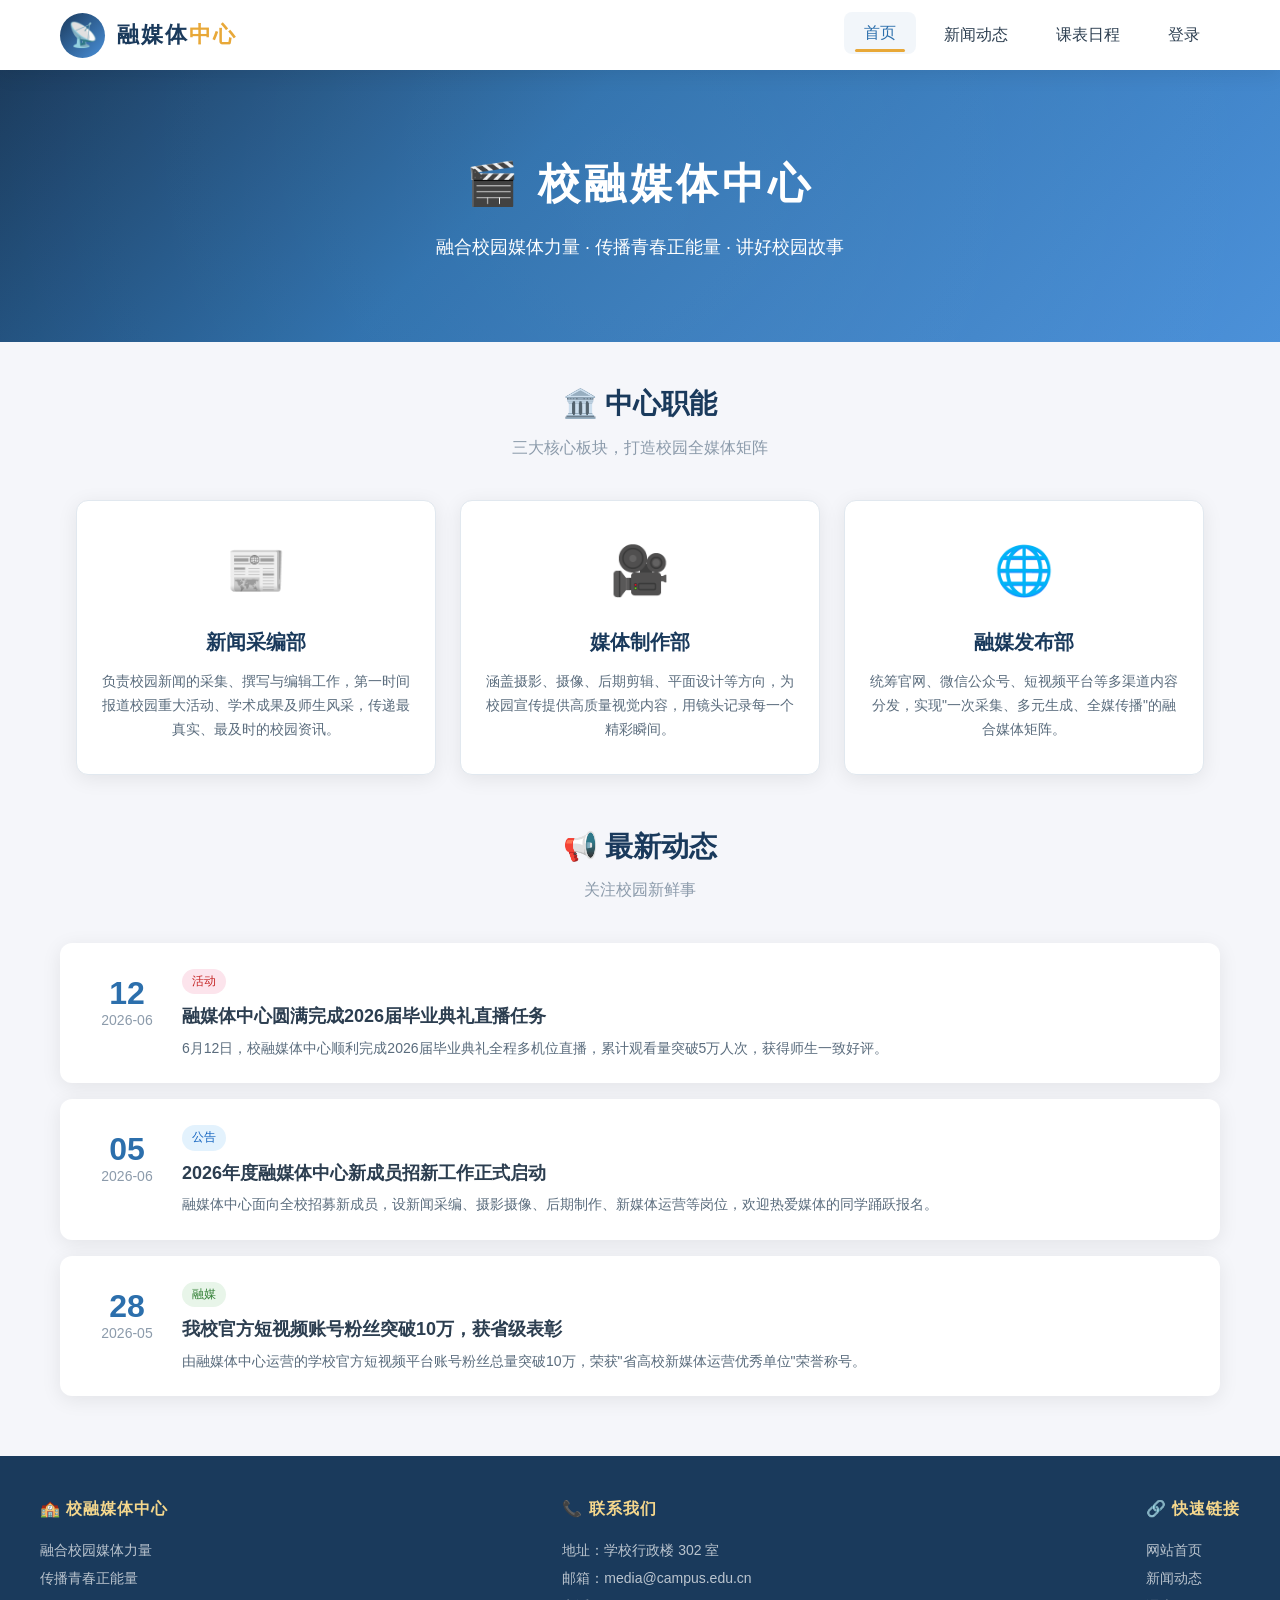
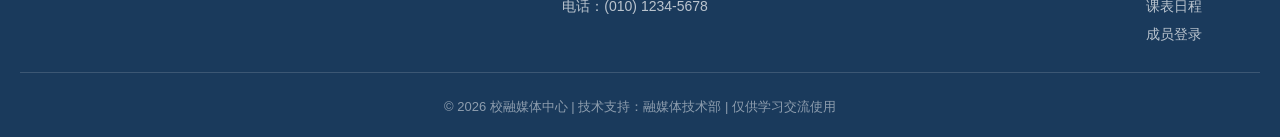
<file: index.html>
<!DOCTYPE html>
<!--
  校融媒体中心门户网站 — 首页 (index.html)
  技术栈：HTML5 + CSS3
  语义化标签：header, nav, main, section, footer
  布局方案：Flex 多栏卡片布局 + 通栏 Banner
-->
<html lang="zh-CN">
<head>
  <meta charset="UTF-8">
  <meta name="viewport" content="width=device-width, initial-scale=1.0">
  <meta name="description" content="校融媒体中心门户网站 — 融合校园媒体力量，传播青春正能量">
  <title>校融媒体中心 — 首页</title>
  <!-- 外部 CSS 样式表（实现代码分离） -->
  <link rel="stylesheet" href="css/style.css">
</head>
<body>

  <!-- ========== 顶部导航栏（语义化 header） ========== -->
  <header class="site-header">
    <div class="header-inner">
      <!-- Logo -->
      <div class="logo">
        <div class="logo-icon">📡</div>
        <div class="logo-text">融媒体<span>中心</span></div>
      </div>

      <!-- 导航菜单（语义化 nav） -->
      <nav class="main-nav">
        <a href="index.html" class="active">首页</a>
        <a href="news.html">新闻动态</a>
        <a href="schedule.html">课表日程</a>
        <a href="login.html">登录</a>
      </nav>
    </div>
  </header>

  <!-- ========== 通栏 Banner ========== -->
  <section class="hero-banner">
    <h1>🎬 校融媒体中心</h1>
    <p>融合校园媒体力量 · 传播青春正能量 · 讲好校园故事</p>
  </section>

  <!-- ========== 主体内容区（语义化 main） ========== -->
  <main class="site-main">

    <!-- 三栏功能卡片（Flex 布局） -->
    <section>
      <h2 class="section-title">🏛️ 中心职能</h2>
      <p class="section-subtitle">三大核心板块，打造校园全媒体矩阵</p>

      <div class="card-grid card-grid-3">
        <!-- 卡片1：新闻采编 -->
        <div class="card-item">
          <div class="card-icon">📰</div>
          <h3>新闻采编部</h3>
          <p>负责校园新闻的采集、撰写与编辑工作，第一时间报道校园重大活动、学术成果及师生风采，传递最真实、最及时的校园资讯。</p>
        </div>

        <!-- 卡片2：媒体制作 -->
        <div class="card-item">
          <div class="card-icon">🎥</div>
          <h3>媒体制作部</h3>
          <p>涵盖摄影、摄像、后期剪辑、平面设计等方向，为校园宣传提供高质量视觉内容，用镜头记录每一个精彩瞬间。</p>
        </div>

        <!-- 卡片3：融媒发布 -->
        <div class="card-item">
          <div class="card-icon">🌐</div>
          <h3>融媒发布部</h3>
          <p>统筹官网、微信公众号、短视频平台等多渠道内容分发，实现"一次采集、多元生成、全媒传播"的融合媒体矩阵。</p>
        </div>
      </div>
    </section>

    <!-- 最新动态 -->
    <section class="news-section">
      <h2 class="section-title">📢 最新动态</h2>
      <p class="section-subtitle">关注校园新鲜事</p>

      <div class="news-list">
        <!-- 新闻条目1 -->
        <article class="news-item">
          <div class="news-date">
            <div class="day">12</div>
            <div class="month">2026-06</div>
          </div>
          <div class="news-content">
            <span class="news-tag tag-event">活动</span>
            <h4>融媒体中心圆满完成2026届毕业典礼直播任务</h4>
            <p>6月12日，校融媒体中心顺利完成2026届毕业典礼全程多机位直播，累计观看量突破5万人次，获得师生一致好评。</p>
          </div>
        </article>

        <!-- 新闻条目2 -->
        <article class="news-item">
          <div class="news-date">
            <div class="day">05</div>
            <div class="month">2026-06</div>
          </div>
          <div class="news-content">
            <span class="news-tag tag-notice">公告</span>
            <h4>2026年度融媒体中心新成员招新工作正式启动</h4>
            <p>融媒体中心面向全校招募新成员，设新闻采编、摄影摄像、后期制作、新媒体运营等岗位，欢迎热爱媒体的同学踊跃报名。</p>
          </div>
        </article>

        <!-- 新闻条目3 -->
        <article class="news-item">
          <div class="news-date">
            <div class="day">28</div>
            <div class="month">2026-05</div>
          </div>
          <div class="news-content">
            <span class="news-tag tag-media">融媒</span>
            <h4>我校官方短视频账号粉丝突破10万，获省级表彰</h4>
            <p>由融媒体中心运营的学校官方短视频平台账号粉丝总量突破10万，荣获"省高校新媒体运营优秀单位"荣誉称号。</p>
          </div>
        </article>
      </div>
    </section>

  </main>

  <!-- ========== 页脚（语义化 footer） ========== -->
  <footer class="site-footer">
    <div class="footer-inner">
      <div class="footer-col">
        <h4>🏫 校融媒体中心</h4>
        <p>融合校园媒体力量<br>传播青春正能量</p>
      </div>
      <div class="footer-col">
        <h4>📞 联系我们</h4>
        <p>地址：学校行政楼 302 室<br>邮箱：media@campus.edu.cn<br>电话：(010) 1234-5678</p>
      </div>
      <div class="footer-col">
        <h4>🔗 快速链接</h4>
        <ul>
          <li><a href="index.html" style="color:rgba(255,255,255,0.7);">网站首页</a></li>
          <li><a href="news.html" style="color:rgba(255,255,255,0.7);">新闻动态</a></li>
          <li><a href="schedule.html" style="color:rgba(255,255,255,0.7);">课表日程</a></li>
          <li><a href="login.html" style="color:rgba(255,255,255,0.7);">成员登录</a></li>
        </ul>
      </div>
    </div>
    <div class="footer-bottom">
      <p>© 2026 校融媒体中心 | 技术支持：融媒体技术部 | 仅供学习交流使用</p>
    </div>
  </footer>

</body>
</html>
</file>
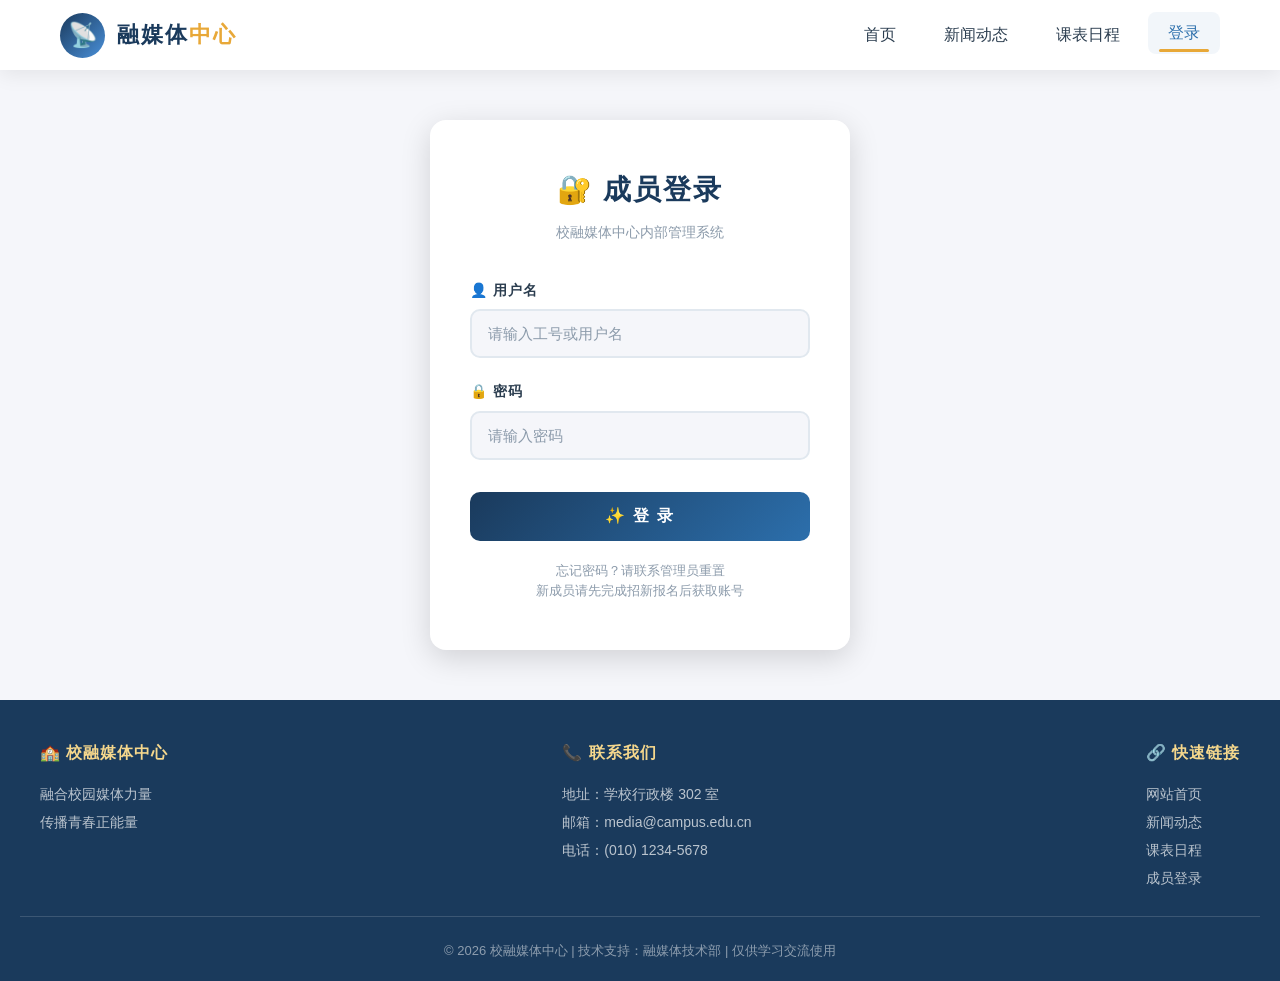
<file: login.html>
<!DOCTYPE html>
<!--
  校融媒体中心门户网站 — 登录页 (login.html)
  技术栈：HTML5 + CSS3
  表单规范：label 关联（for/id）、文本框（text）、密码框（password）
  语义化标签：header, nav, main, section, footer, form
-->
<html lang="zh-CN">
<head>
  <meta charset="UTF-8">
  <meta name="viewport" content="width=device-width, initial-scale=1.0">
  <meta name="description" content="校融媒体中心成员登录 — 内部管理系统入口">
  <title>成员登录 — 校融媒体中心</title>
  <!-- 外部 CSS 样式表 -->
  <link rel="stylesheet" href="css/style.css">
</head>
<body>

  <!-- ========== 顶部导航栏 ========== -->
  <header class="site-header">
    <div class="header-inner">
      <div class="logo">
        <div class="logo-icon">📡</div>
        <div class="logo-text">融媒体<span>中心</span></div>
      </div>
      <nav class="main-nav">
        <a href="index.html">首页</a>
        <a href="news.html">新闻动态</a>
        <a href="schedule.html">课表日程</a>
        <a href="login.html" class="active">登录</a>
      </nav>
    </div>
  </header>

  <!-- ========== 登录区域 ========== -->
  <main>
    <section class="login-section">
      <div class="login-card">

        <!-- 登录标题 -->
        <h2>🔐 成员登录</h2>
        <p class="login-subtitle">校融媒体中心内部管理系统</p>

        <!--
          登录表单
          - 使用 label 的 for 属性与 input 的 id 属性建立关联
          - 包含文本框（text）和密码框（password）
        -->
        <form action="#" method="post">

          <!-- 用户名输入组 —— label 关联 -->
          <div class="form-group">
            <!-- for="username" 关联下方的 id="username" 文本框 -->
            <label for="username">👤 用户名</label>
            <input
              type="text"
              id="username"
              name="username"
              class="form-input"
              placeholder="请输入工号或用户名"
              required
            >
          </div>

          <!-- 密码输入组 —— label 关联 -->
          <div class="form-group">
            <!-- for="password" 关联下方的 id="password" 密码框 -->
            <label for="password">🔒 密码</label>
            <input
              type="password"
              id="password"
              name="password"
              class="form-input"
              placeholder="请输入密码"
              required
            >
          </div>

          <!-- 登录按钮 -->
          <button type="submit" class="btn-login">✨ 登 录</button>

        </form>

        <!-- 辅助信息 -->
        <p class="text-center mt-20" style="font-size:13px; color:var(--text-light);">
          忘记密码？请联系管理员重置<br>
          新成员请先完成招新报名后获取账号
        </p>

      </div>
    </section>
  </main>

  <!-- ========== 页脚 ========== -->
  <footer class="site-footer">
    <div class="footer-inner">
      <div class="footer-col">
        <h4>🏫 校融媒体中心</h4>
        <p>融合校园媒体力量<br>传播青春正能量</p>
      </div>
      <div class="footer-col">
        <h4>📞 联系我们</h4>
        <p>地址：学校行政楼 302 室<br>邮箱：media@campus.edu.cn<br>电话：(010) 1234-5678</p>
      </div>
      <div class="footer-col">
        <h4>🔗 快速链接</h4>
        <ul>
          <li><a href="index.html" style="color:rgba(255,255,255,0.7);">网站首页</a></li>
          <li><a href="news.html" style="color:rgba(255,255,255,0.7);">新闻动态</a></li>
          <li><a href="schedule.html" style="color:rgba(255,255,255,0.7);">课表日程</a></li>
          <li><a href="login.html" style="color:rgba(255,255,255,0.7);">成员登录</a></li>
        </ul>
      </div>
    </div>
    <div class="footer-bottom">
      <p>© 2026 校融媒体中心 | 技术支持：融媒体技术部 | 仅供学习交流使用</p>
    </div>
  </footer>

</body>
</html>
</file>
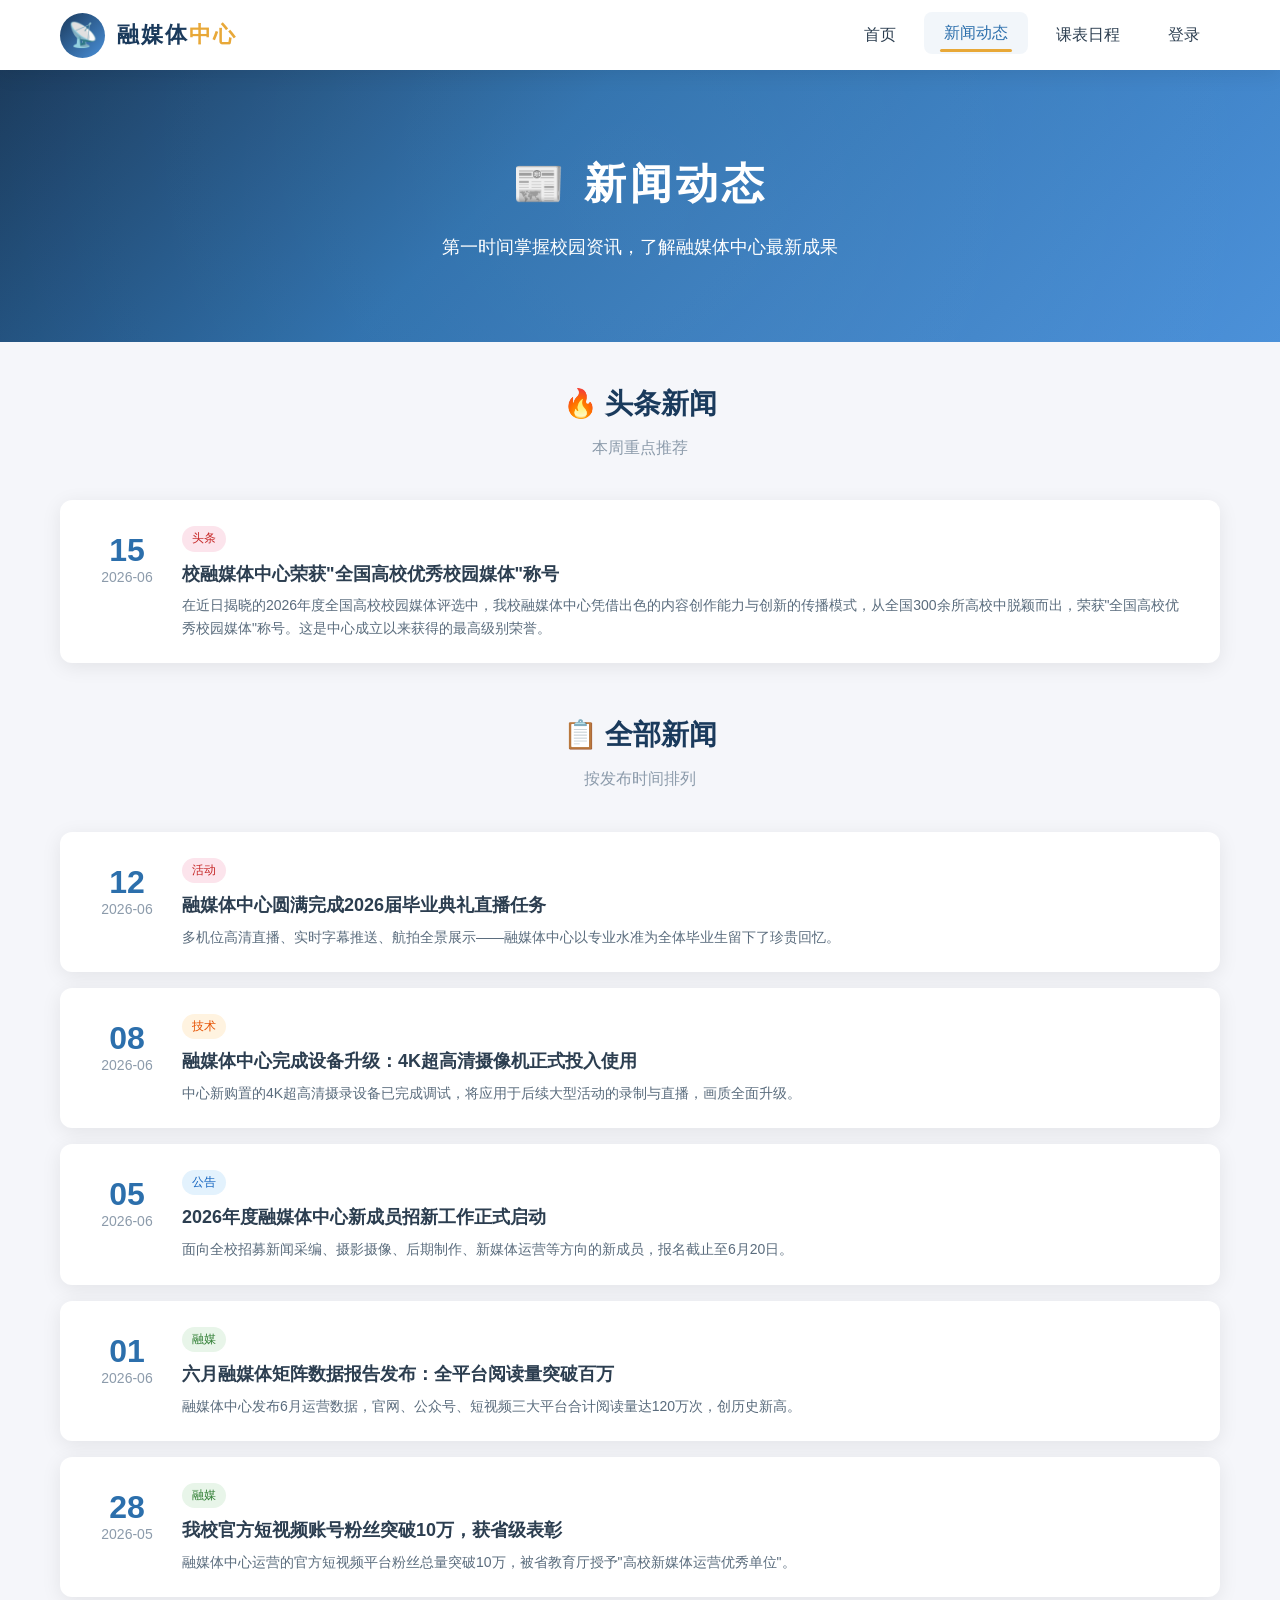
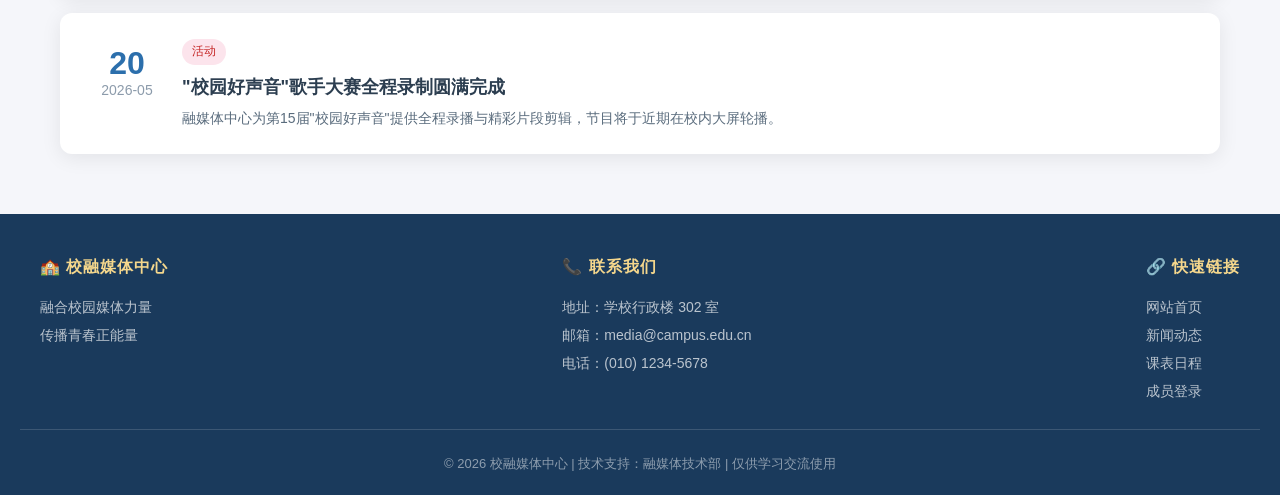
<file: news.html>
<!DOCTYPE html>
<!--
  校融媒体中心门户网站 — 新闻动态页 (news.html)
  技术栈：HTML5 + CSS3
  语义化标签：header, nav, main, section, article, footer
  特色：新闻列表布局 + 分类筛选标签 + 日期展示
-->
<html lang="zh-CN">
<head>
  <meta charset="UTF-8">
  <meta name="viewport" content="width=device-width, initial-scale=1.0">
  <meta name="description" content="校融媒体中心新闻动态 — 最新校园资讯、活动报道、融媒发布">
  <title>新闻动态 — 校融媒体中心</title>
  <!-- 外部 CSS 样式表 -->
  <link rel="stylesheet" href="css/style.css">
</head>
<body>

  <!-- ========== 顶部导航栏 ========== -->
  <header class="site-header">
    <div class="header-inner">
      <div class="logo">
        <div class="logo-icon">📡</div>
        <div class="logo-text">融媒体<span>中心</span></div>
      </div>
      <nav class="main-nav">
        <a href="index.html">首页</a>
        <a href="news.html" class="active">新闻动态</a>
        <a href="schedule.html">课表日程</a>
        <a href="login.html">登录</a>
      </nav>
    </div>
  </header>

  <!-- ========== 通栏 Banner ========== -->
  <section class="hero-banner">
    <h1>📰 新闻动态</h1>
    <p>第一时间掌握校园资讯，了解融媒体中心最新成果</p>
  </section>

  <!-- ========== 主体内容区 ========== -->
  <main class="site-main">

    <!-- 置顶/头条新闻 -->
    <section>
      <h2 class="section-title">🔥 头条新闻</h2>
      <p class="section-subtitle">本周重点推荐</p>

      <div class="news-list">
        <article class="news-item">
          <div class="news-date">
            <div class="day">15</div>
            <div class="month">2026-06</div>
          </div>
          <div class="news-content">
            <span class="news-tag tag-event">头条</span>
            <h4>校融媒体中心荣获"全国高校优秀校园媒体"称号</h4>
            <p>在近日揭晓的2026年度全国高校校园媒体评选中，我校融媒体中心凭借出色的内容创作能力与创新的传播模式，从全国300余所高校中脱颖而出，荣获"全国高校优秀校园媒体"称号。这是中心成立以来获得的最高级别荣誉。</p>
          </div>
        </article>
      </div>
    </section>

    <!-- 全部新闻列表 -->
    <section class="news-section">
      <h2 class="section-title">📋 全部新闻</h2>
      <p class="section-subtitle">按发布时间排列</p>

      <div class="news-list">
        <!-- 新闻1 -->
        <article class="news-item">
          <div class="news-date">
            <div class="day">12</div>
            <div class="month">2026-06</div>
          </div>
          <div class="news-content">
            <span class="news-tag tag-event">活动</span>
            <h4>融媒体中心圆满完成2026届毕业典礼直播任务</h4>
            <p>多机位高清直播、实时字幕推送、航拍全景展示——融媒体中心以专业水准为全体毕业生留下了珍贵回忆。</p>
          </div>
        </article>

        <!-- 新闻2 -->
        <article class="news-item">
          <div class="news-date">
            <div class="day">08</div>
            <div class="month">2026-06</div>
          </div>
          <div class="news-content">
            <span class="news-tag tag-tech">技术</span>
            <h4>融媒体中心完成设备升级：4K超高清摄像机正式投入使用</h4>
            <p>中心新购置的4K超高清摄录设备已完成调试，将应用于后续大型活动的录制与直播，画质全面升级。</p>
          </div>
        </article>

        <!-- 新闻3 -->
        <article class="news-item">
          <div class="news-date">
            <div class="day">05</div>
            <div class="month">2026-06</div>
          </div>
          <div class="news-content">
            <span class="news-tag tag-notice">公告</span>
            <h4>2026年度融媒体中心新成员招新工作正式启动</h4>
            <p>面向全校招募新闻采编、摄影摄像、后期制作、新媒体运营等方向的新成员，报名截止至6月20日。</p>
          </div>
        </article>

        <!-- 新闻4 -->
        <article class="news-item">
          <div class="news-date">
            <div class="day">01</div>
            <div class="month">2026-06</div>
          </div>
          <div class="news-content">
            <span class="news-tag tag-media">融媒</span>
            <h4>六月融媒体矩阵数据报告发布：全平台阅读量突破百万</h4>
            <p>融媒体中心发布6月运营数据，官网、公众号、短视频三大平台合计阅读量达120万次，创历史新高。</p>
          </div>
        </article>

        <!-- 新闻5 -->
        <article class="news-item">
          <div class="news-date">
            <div class="day">28</div>
            <div class="month">2026-05</div>
          </div>
          <div class="news-content">
            <span class="news-tag tag-media">融媒</span>
            <h4>我校官方短视频账号粉丝突破10万，获省级表彰</h4>
            <p>融媒体中心运营的官方短视频平台粉丝总量突破10万，被省教育厅授予"高校新媒体运营优秀单位"。</p>
          </div>
        </article>

        <!-- 新闻6 -->
        <article class="news-item">
          <div class="news-date">
            <div class="day">20</div>
            <div class="month">2026-05</div>
          </div>
          <div class="news-content">
            <span class="news-tag tag-event">活动</span>
            <h4>"校园好声音"歌手大赛全程录制圆满完成</h4>
            <p>融媒体中心为第15届"校园好声音"提供全程录播与精彩片段剪辑，节目将于近期在校内大屏轮播。</p>
          </div>
        </article>
      </div>
    </section>

  </main>

  <!-- ========== 页脚 ========== -->
  <footer class="site-footer">
    <div class="footer-inner">
      <div class="footer-col">
        <h4>🏫 校融媒体中心</h4>
        <p>融合校园媒体力量<br>传播青春正能量</p>
      </div>
      <div class="footer-col">
        <h4>📞 联系我们</h4>
        <p>地址：学校行政楼 302 室<br>邮箱：media@campus.edu.cn<br>电话：(010) 1234-5678</p>
      </div>
      <div class="footer-col">
        <h4>🔗 快速链接</h4>
        <ul>
          <li><a href="index.html" style="color:rgba(255,255,255,0.7);">网站首页</a></li>
          <li><a href="news.html" style="color:rgba(255,255,255,0.7);">新闻动态</a></li>
          <li><a href="schedule.html" style="color:rgba(255,255,255,0.7);">课表日程</a></li>
          <li><a href="login.html" style="color:rgba(255,255,255,0.7);">成员登录</a></li>
        </ul>
      </div>
    </div>
    <div class="footer-bottom">
      <p>© 2026 校融媒体中心 | 技术支持：融媒体技术部 | 仅供学习交流使用</p>
    </div>
  </footer>

</body>
</html>
</file>
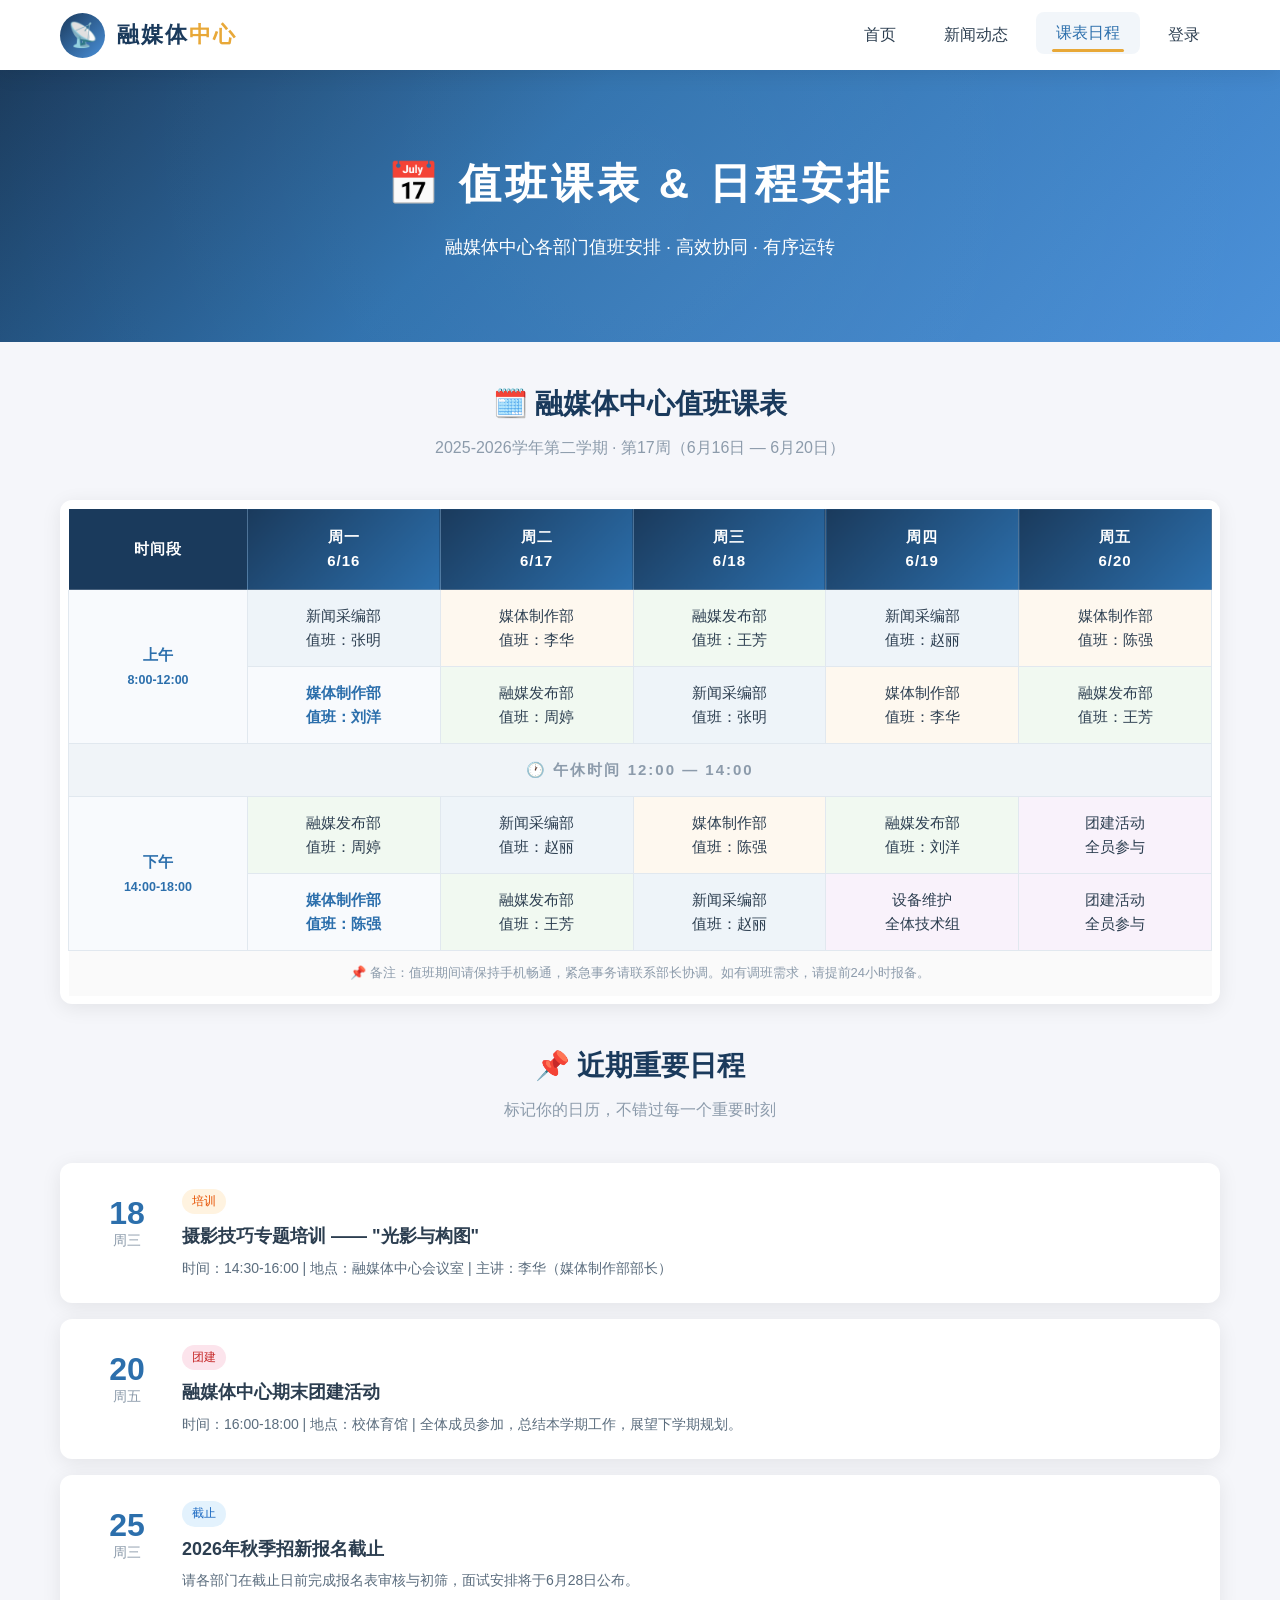
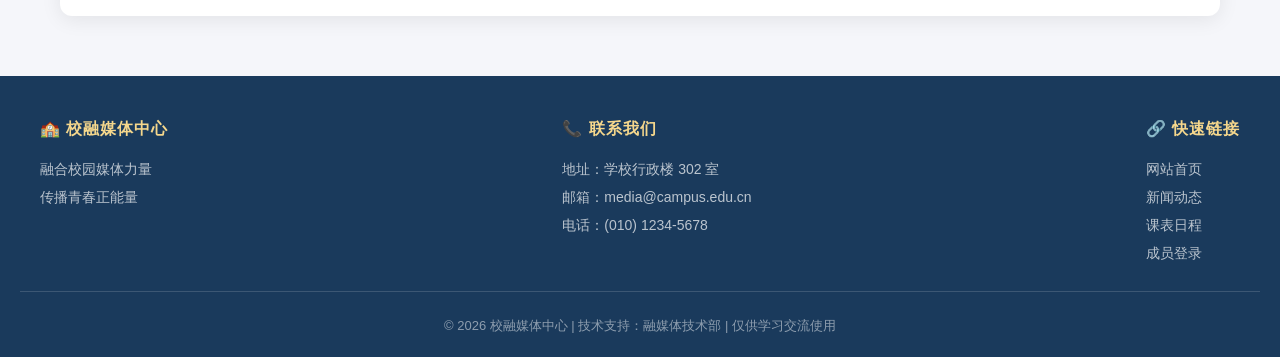
<file: schedule.html>
<!DOCTYPE html>
<!--
  校融媒体中心门户网站 — 课表日程页 (schedule.html)
  技术栈：HTML5 + CSS3
  表格规范：thead, tbody, tfoot, th, td, colspan, rowspan
  语义化标签：header, nav, main, section, footer
-->
<html lang="zh-CN">
<head>
  <meta charset="UTF-8">
  <meta name="viewport" content="width=device-width, initial-scale=1.0">
  <meta name="description" content="融媒体中心值班课表与日程安排">
  <title>课表日程 — 校融媒体中心</title>
  <!-- 外部 CSS 样式表 -->
  <link rel="stylesheet" href="css/style.css">
</head>
<body>

  <!-- ========== 顶部导航栏 ========== -->
  <header class="site-header">
    <div class="header-inner">
      <div class="logo">
        <div class="logo-icon">📡</div>
        <div class="logo-text">融媒体<span>中心</span></div>
      </div>
      <nav class="main-nav">
        <a href="index.html">首页</a>
        <a href="news.html">新闻动态</a>
        <a href="schedule.html" class="active">课表日程</a>
        <a href="login.html">登录</a>
      </nav>
    </div>
  </header>

  <!-- ========== 通栏 Banner ========== -->
  <section class="hero-banner">
    <h1>📅 值班课表 & 日程安排</h1>
    <p>融媒体中心各部门值班安排 · 高效协同 · 有序运转</p>
  </section>

  <!-- ========== 主体内容区 ========== -->
  <main class="site-main">

    <!-- 课表表格区域 -->
    <section>
      <h2 class="section-title">🗓️ 融媒体中心值班课表</h2>
      <p class="section-subtitle">2025-2026学年第二学期 · 第17周（6月16日 — 6月20日）</p>

      <!-- 表格外容器（支持横向滚动） -->
      <div class="schedule-wrapper">

        <!--
          表格使用完整语义结构：thead / tbody / tfoot
          使用 colspan 合并表头，rowspan 合并时间段
        -->
        <table class="schedule-table">

          <!-- ===== 表头（thead） ===== -->
          <thead>
            <tr>
              <!-- 第一列表头：时间 -->
              <th>时间段</th>
              <th>周一<br>6/16</th>
              <th>周二<br>6/17</th>
              <th>周三<br>6/18</th>
              <th>周四<br>6/19</th>
              <th>周五<br>6/20</th>
            </tr>
          </thead>

          <!-- ===== 表体（tbody） ===== -->
          <tbody>
            <!-- 上午第一节 8:00-9:40 -->
            <tr>
              <!-- rowspan: 跨两行合并（上午两个时段同时间段） -->
              <td rowspan="2">上午<br><small>8:00-12:00</small></td>
              <td class="cell-course cell-type-a">新闻采编部<br>值班：张明</td>
              <td class="cell-course cell-type-b">媒体制作部<br>值班：李华</td>
              <td class="cell-course cell-type-c">融媒发布部<br>值班：王芳</td>
              <td class="cell-course cell-type-a">新闻采编部<br>值班：赵丽</td>
              <td class="cell-course cell-type-b">媒体制作部<br>值班：陈强</td>
            </tr>
            <!-- 上午第二节 10:00-12:00 -->
            <tr>
              <td class="cell-course cell-type-b">媒体制作部<br>值班：刘洋</td>
              <td class="cell-course cell-type-c">融媒发布部<br>值班：周婷</td>
              <td class="cell-course cell-type-a">新闻采编部<br>值班：张明</td>
              <td class="cell-course cell-type-b">媒体制作部<br>值班：李华</td>
              <td class="cell-course cell-type-c">融媒发布部<br>值班：王芳</td>
            </tr>

            <!-- 午休 12:00-14:00 —— 使用 colspan 合并整行 -->
            <tr>
              <!-- colspan: 跨6列合并为一行 -->
              <td colspan="6" style="background:#f0f4f8; color:#8c9bab; font-weight:600; letter-spacing:2px;">
                🕐 午休时间 12:00 — 14:00
              </td>
            </tr>

            <!-- 下午第一节 14:00-15:40 -->
            <tr>
              <td rowspan="2">下午<br><small>14:00-18:00</small></td>
              <td class="cell-course cell-type-c">融媒发布部<br>值班：周婷</td>
              <td class="cell-course cell-type-a">新闻采编部<br>值班：赵丽</td>
              <td class="cell-course cell-type-b">媒体制作部<br>值班：陈强</td>
              <td class="cell-course cell-type-c">融媒发布部<br>值班：刘洋</td>
              <td class="cell-course cell-type-d">团建活动<br>全员参与</td>
            </tr>
            <!-- 下午第二节 16:00-18:00 -->
            <tr>
              <td class="cell-course cell-type-b">媒体制作部<br>值班：陈强</td>
              <td class="cell-course cell-type-c">融媒发布部<br>值班：王芳</td>
              <td class="cell-course cell-type-a">新闻采编部<br>值班：赵丽</td>
              <td class="cell-course cell-type-d">设备维护<br>全体技术组</td>
              <td class="cell-course cell-type-d">团建活动<br>全员参与</td>
            </tr>
          </tbody>

          <!-- ===== 表脚（tfoot） ===== -->
          <tfoot>
            <tr>
              <!-- colspan: 表脚跨全部列 -->
              <td colspan="6">
                📌 备注：值班期间请保持手机畅通，紧急事务请联系部长协调。如有调班需求，请提前24小时报备。
              </td>
            </tr>
          </tfoot>

        </table>

      </div>
    </section>

    <!-- 近期重要日程 -->
    <section class="mt-40">
      <h2 class="section-title">📌 近期重要日程</h2>
      <p class="section-subtitle">标记你的日历，不错过每一个重要时刻</p>

      <div class="news-list">
        <article class="news-item">
          <div class="news-date">
            <div class="day">18</div>
            <div class="month">周三</div>
          </div>
          <div class="news-content">
            <span class="news-tag tag-tech">培训</span>
            <h4>摄影技巧专题培训 —— "光影与构图"</h4>
            <p>时间：14:30-16:00 | 地点：融媒体中心会议室 | 主讲：李华（媒体制作部部长）</p>
          </div>
        </article>

        <article class="news-item">
          <div class="news-date">
            <div class="day">20</div>
            <div class="month">周五</div>
          </div>
          <div class="news-content">
            <span class="news-tag tag-event">团建</span>
            <h4>融媒体中心期末团建活动</h4>
            <p>时间：16:00-18:00 | 地点：校体育馆 | 全体成员参加，总结本学期工作，展望下学期规划。</p>
          </div>
        </article>

        <article class="news-item">
          <div class="news-date">
            <div class="day">25</div>
            <div class="month">周三</div>
          </div>
          <div class="news-content">
            <span class="news-tag tag-notice">截止</span>
            <h4>2026年秋季招新报名截止</h4>
            <p>请各部门在截止日前完成报名表审核与初筛，面试安排将于6月28日公布。</p>
          </div>
        </article>
      </div>
    </section>

  </main>

  <!-- ========== 页脚 ========== -->
  <footer class="site-footer">
    <div class="footer-inner">
      <div class="footer-col">
        <h4>🏫 校融媒体中心</h4>
        <p>融合校园媒体力量<br>传播青春正能量</p>
      </div>
      <div class="footer-col">
        <h4>📞 联系我们</h4>
        <p>地址：学校行政楼 302 室<br>邮箱：media@campus.edu.cn<br>电话：(010) 1234-5678</p>
      </div>
      <div class="footer-col">
        <h4>🔗 快速链接</h4>
        <ul>
          <li><a href="index.html" style="color:rgba(255,255,255,0.7);">网站首页</a></li>
          <li><a href="news.html" style="color:rgba(255,255,255,0.7);">新闻动态</a></li>
          <li><a href="schedule.html" style="color:rgba(255,255,255,0.7);">课表日程</a></li>
          <li><a href="login.html" style="color:rgba(255,255,255,0.7);">成员登录</a></li>
        </ul>
      </div>
    </div>
    <div class="footer-bottom">
      <p>© 2026 校融媒体中心 | 技术支持：融媒体技术部 | 仅供学习交流使用</p>
    </div>
  </footer>

</body>
</html>
</file>
<file: css/style.css>
/* ============================================================
   校融媒体中心门户网站 — 主样式表
   项目：校融媒体中心门户网站
   技术：HTML5 + CSS3（外部样式表）
   布局方案：Flex 布局 + 浮动辅助
   作者：融媒体中心技术部
   ============================================================ */

/* ---------- CSS 变量（主题色定义） ---------- */
:root {
  --primary-dark: #1a3a5c;      /* 主色-深蓝 */
  --primary: #2c6fac;           /* 主色-标准蓝 */
  --primary-light: #4a90d9;     /* 主色-浅蓝 */
  --accent: #e8a838;            /* 点缀-金色 */
  --accent-light: #f5d78c;      /* 点缀-浅金 */
  --bg-primary: #f5f6fa;        /* 背景-主 */
  --bg-white: #ffffff;          /* 背景-白 */
  --bg-card: #ffffff;           /* 卡片背景 */
  --text-dark: #2c3e50;         /* 文字-深 */
  --text-secondary: #5a6c7d;    /* 文字-次要 */
  --text-light: #8c9bab;        /* 文字-浅 */
  --border: #e1e8ef;            /* 边框 */
  --shadow: 0 4px 20px rgba(0, 0, 0, 0.08);      /* 阴影-标准 */
  --shadow-hover: 0 8px 30px rgba(0, 0, 0, 0.15); /* 阴影-悬停 */
  --radius: 12px;               /* 圆角 */
  --max-width: 1200px;          /* 内容最大宽度 */
}

/* ---------- 全局重置 & 基础样式 ---------- */
*,
*::before,
*::after {
  margin: 0;
  padding: 0;
  box-sizing: border-box;
}

html {
  scroll-behavior: smooth;
}

body {
  font-family: "Microsoft YaHei", "PingFang SC", "Helvetica Neue", Arial, sans-serif;
  font-size: 16px;
  line-height: 1.6;
  color: var(--text-dark);
  background-color: var(--bg-primary);
  min-height: 100vh;
}

a {
  text-decoration: none;
  color: var(--primary);
  transition: color 0.3s ease;  /* CSS3 过渡效果 */
}

a:hover {
  color: var(--primary-light);
}

ul, ol {
  list-style: none;
}

img {
  max-width: 100%;
  display: block;
}

/* ---------- ===== 页面顶部导航栏（使用语义化 header 标签） ===== ---------- */
.site-header {
  background: var(--bg-white);
  box-shadow: var(--shadow);
  position: sticky;
  top: 0;
  z-index: 1000;
  /* CSS3 过渡：阴影渐变动画 */
  transition: box-shadow 0.3s ease;
}

.site-header:hover {
  box-shadow: var(--shadow-hover);
}

.header-inner {
  max-width: var(--max-width);
  margin: 0 auto;
  padding: 0 20px;
  display: flex;               /* Flex 布局 */
  align-items: center;
  justify-content: space-between;
  height: 70px;
}

/* Logo 区域 */
.logo {
  display: flex;
  align-items: center;
  gap: 12px;
}

.logo-icon {
  width: 45px;
  height: 45px;
  background: linear-gradient(135deg, var(--primary-dark), var(--primary-light));
  border-radius: 50%;
  display: flex;
  align-items: center;
  justify-content: center;
  font-size: 24px;
  color: #fff;
  /* CSS3 动画：Logo 图标呼吸效果 */
  animation: logoPulse 3s ease-in-out infinite;
}

/* Logo 呼吸动画关键帧 */
@keyframes logoPulse {
  0%, 100% { transform: scale(1); box-shadow: 0 0 0 0 rgba(44, 111, 172, 0.4); }
  50% { transform: scale(1.05); box-shadow: 0 0 0 10px rgba(44, 111, 172, 0); }
}

.logo-text {
  font-size: 22px;
  font-weight: 700;
  color: var(--primary-dark);
  letter-spacing: 2px;
}

.logo-text span {
  color: var(--accent);
}

/* 导航菜单（语义化 nav 标签） */
.main-nav {
  display: flex;
  gap: 8px;
}

.main-nav a {
  display: block;
  padding: 8px 20px;
  font-size: 16px;
  font-weight: 500;
  color: var(--text-dark);
  border-radius: 8px;
  /* CSS3 过渡 */
  transition: color 0.3s ease, background-color 0.3s ease, transform 0.2s ease;
  position: relative;
}

.main-nav a::after {
  content: "";
  position: absolute;
  width: 0;
  height: 3px;
  bottom: 2px;
  left: 50%;
  background: var(--accent);
  border-radius: 2px;
  /* CSS3 过渡：下划线滑入效果 */
  transition: width 0.3s ease, left 0.3s ease;
}

.main-nav a:hover::after,
.main-nav a.active::after {
  width: 70%;
  left: 15%;
}

.main-nav a:hover,
.main-nav a.active {
  color: var(--primary);
  background-color: rgba(44, 111, 172, 0.06);
  transform: translateY(-2px);  /* CSS3 变形 */
}

/* ---------- ===== 通栏 Banner 区域 ===== ---------- */
.hero-banner {
  background: linear-gradient(135deg, var(--primary-dark) 0%, var(--primary) 40%, var(--primary-light) 100%);
  color: #fff;
  text-align: center;
  padding: 80px 20px;
  position: relative;
  overflow: hidden;
}

/* Banner 背景动态装饰 */
.hero-banner::before {
  content: "";
  position: absolute;
  top: -50%;
  left: -50%;
  width: 200%;
  height: 200%;
  background: radial-gradient(circle, rgba(255,255,255,0.05) 0%, transparent 60%);
  /* CSS3 动画：背景光晕缓慢旋转 */
  animation: bannerGlow 15s linear infinite;
}

@keyframes bannerGlow {
  0% { transform: rotate(0deg); }
  100% { transform: rotate(360deg); }
}

.hero-banner h1 {
  font-size: 42px;
  font-weight: 800;
  margin-bottom: 16px;
  position: relative;
  letter-spacing: 4px;
  /* CSS3 动画：标题淡入上浮 */
  animation: fadeInUp 1s ease forwards;
}

.hero-banner p {
  font-size: 18px;
  opacity: 0.9;
  max-width: 600px;
  margin: 0 auto;
  position: relative;
  /* CSS3 动画：副标题延时淡入 */
  animation: fadeInUp 1s ease 0.3s forwards;
  opacity: 0;
}

@keyframes fadeInUp {
  from {
    opacity: 0;
    transform: translateY(30px);
  }
  to {
    opacity: 1;
    transform: translateY(0);
  }
}

/* ---------- ===== 主体内容区（语义化 main 标签） ===== ---------- */
.site-main {
  max-width: var(--max-width);
  margin: 0 auto;
  padding: 40px 20px 60px;
}

/* 章节标题 */
.section-title {
  font-size: 28px;
  font-weight: 700;
  color: var(--primary-dark);
  text-align: center;
  margin-bottom: 8px;
}

.section-subtitle {
  font-size: 16px;
  color: var(--text-light);
  text-align: center;
  margin-bottom: 40px;
}

/* ---------- ===== 多栏卡片布局（Flex 布局实现） ===== ---------- */
.card-grid {
  display: flex;                /* Flex 多栏布局 */
  gap: 24px;
  flex-wrap: wrap;
  justify-content: center;
}

/* 三栏卡片（每栏等宽） */
.card-grid-3 .card-item {
  flex: 1 1 300px;              /* 弹性伸缩，最小 300px */
  max-width: 360px;
}

/* 卡片样式 */
.card-item {
  background: var(--bg-card);
  border-radius: var(--radius);
  padding: 32px 24px;
  box-shadow: var(--shadow);
  text-align: center;
  /* CSS3 过渡：悬停效果 */
  transition: transform 0.35s ease, box-shadow 0.35s ease;
  border: 1px solid var(--border);
}

/* CSS3 伪类 :hover —— 卡片悬停上浮 + 阴影加强 */
.card-item:hover {
  transform: translateY(-8px);
  box-shadow: var(--shadow-hover);
}

.card-icon {
  font-size: 48px;
  margin-bottom: 16px;
  display: inline-block;
  /* CSS3 动画：图标悬浮 */
  animation: iconFloat 3s ease-in-out infinite;
}

/* 每个卡片图标延时不同，产生错落感 */
.card-item:nth-child(2) .card-icon {
  animation-delay: 0.5s;
}
.card-item:nth-child(3) .card-icon {
  animation-delay: 1s;
}

@keyframes iconFloat {
  0%, 100% { transform: translateY(0); }
  50% { transform: translateY(-10px); }
}

.card-item h3 {
  font-size: 20px;
  color: var(--primary-dark);
  margin-bottom: 12px;
  font-weight: 700;
}

.card-item p {
  font-size: 14px;
  color: var(--text-secondary);
  line-height: 1.7;
}

/* ---------- ===== 新闻列表区域 ===== ---------- */
.news-section {
  margin-top: 50px;
}

.news-list {
  display: flex;
  flex-direction: column;
  gap: 16px;
}

.news-item {
  background: var(--bg-card);
  border-radius: var(--radius);
  padding: 24px 28px;
  box-shadow: var(--shadow);
  display: flex;
  gap: 20px;
  align-items: flex-start;
  /* CSS3 过渡 */
  transition: transform 0.3s ease, box-shadow 0.3s ease, border-left-color 0.3s ease;
  border-left: 4px solid transparent;
}

/* 新闻项悬停效果 */
.news-item:hover {
  transform: translateX(6px);
  box-shadow: var(--shadow-hover);
  border-left-color: var(--accent);
}

.news-date {
  min-width: 70px;
  text-align: center;
  padding: 10px 0;
}

.news-date .day {
  font-size: 32px;
  font-weight: 800;
  color: var(--primary);
  line-height: 1;
}

.news-date .month {
  font-size: 14px;
  color: var(--text-light);
}

.news-content h4 {
  font-size: 18px;
  color: var(--text-dark);
  margin-bottom: 6px;
}

.news-content p {
  font-size: 14px;
  color: var(--text-secondary);
  line-height: 1.6;
}

/* 新闻分类标签 */
.news-tag {
  display: inline-block;
  padding: 3px 10px;
  font-size: 12px;
  border-radius: 20px;
  margin-bottom: 8px;
  font-weight: 500;
}

.tag-notice  { background: #e3f2fd; color: #1565c0; }
.tag-event   { background: #fce4ec; color: #c62828; }
.tag-media   { background: #e8f5e9; color: #2e7d32; }
.tag-tech    { background: #fff3e0; color: #e65100; }

/* ---------- ===== 表格样式（schedule.html 课表页） ===== ---------- */
.schedule-wrapper {
  background: var(--bg-white);
  border-radius: var(--radius);
  box-shadow: var(--shadow);
  overflow-x: auto;             /* 小屏幕横向滚动 */
  padding: 8px;
}

.schedule-table {
  width: 100%;
  border-collapse: collapse;
  font-size: 15px;
  min-width: 800px;
}

/* 表头样式 */
.schedule-table thead th {
  background: linear-gradient(135deg, var(--primary-dark), var(--primary));
  color: #fff;
  padding: 16px 12px;
  font-weight: 600;
  letter-spacing: 1px;
  border: 1px solid rgba(255, 255, 255, 0.2);
}

/* 第一列（时间列） */
.schedule-table thead th:first-child {
  background: var(--primary-dark);
}

/* 表体样式 */
.schedule-table tbody td {
  padding: 14px 10px;
  text-align: center;
  border: 1px solid var(--border);
  /* CSS3 过渡：行悬停背景变化 */
  transition: background-color 0.25s ease, color 0.25s ease, transform 0.2s ease;
}

/* 时间列 */
.schedule-table tbody td:first-child {
  font-weight: 600;
  color: var(--primary);
  background-color: rgba(44, 111, 172, 0.03);
}

/* CSS3 伪类 :hover —— 表格行高亮 */
.schedule-table tbody tr:hover td {
  background-color: rgba(232, 168, 56, 0.08);
  transform: scale(1.01);
}

/* 课程单元格样式 */
.cell-course {
  font-weight: 500;
  color: var(--text-dark);
}

.cell-empty {
  color: var(--text-light);
  font-style: italic;
}

/* 不同课程的背景色标识 */
.cell-type-a { background-color: rgba(44, 111, 172, 0.08); }
.cell-type-b { background-color: rgba(232, 168, 56, 0.08); }
.cell-type-c { background-color: rgba(76, 175, 80, 0.08); }
.cell-type-d { background-color: rgba(156, 39, 176, 0.06); }

.schedule-table tfoot td {
  text-align: center;
  padding: 12px;
  font-size: 13px;
  color: var(--text-light);
  background-color: rgba(0, 0, 0, 0.02);
}

/* ---------- ===== 登录表单样式（login.html） ===== ---------- */
.login-section {
  display: flex;
  justify-content: center;
  align-items: center;
  min-height: calc(100vh - 70px - 200px);  /* 减去头部和底部高度 */
  padding: 40px 20px;
}

.login-card {
  background: var(--bg-white);
  border-radius: 16px;
  box-shadow: var(--shadow-hover);
  padding: 48px 40px;
  width: 100%;
  max-width: 420px;
  /* CSS3 动画：登录卡片淡入 */
  animation: fadeInUp 0.8s ease forwards;
}

.login-card h2 {
  font-size: 28px;
  color: var(--primary-dark);
  text-align: center;
  margin-bottom: 8px;
  letter-spacing: 2px;
}

.login-card .login-subtitle {
  text-align: center;
  font-size: 14px;
  color: var(--text-light);
  margin-bottom: 36px;
}

/* 表单组 */
.form-group {
  margin-bottom: 22px;
}

/* label 标签关联 */
.form-group label {
  display: block;
  font-size: 14px;
  font-weight: 600;
  color: var(--text-dark);
  margin-bottom: 8px;
  letter-spacing: 1px;
}

/* 输入框统一样式 */
.form-input {
  width: 100%;
  padding: 14px 16px;
  font-size: 15px;
  border: 2px solid var(--border);
  border-radius: 10px;
  background: var(--bg-primary);
  color: var(--text-dark);
  outline: none;
  /* CSS3 过渡：聚焦时边框颜色平滑切换 */
  transition: border-color 0.3s ease, box-shadow 0.3s ease, background-color 0.3s ease;
}

/* CSS3 伪类 :focus —— 输入框聚焦效果 */
.form-input:focus {
  border-color: var(--primary);
  box-shadow: 0 0 0 4px rgba(44, 111, 172, 0.1);
  background: var(--bg-white);
}

/* 文本输入框 */
input[type="text"].form-input,
input[type="password"].form-input {
  /* 继承 .form-input 样式 */
}

/* CSS3 伪类 ::placeholder */
.form-input::placeholder {
  color: var(--text-light);
}

/* 登录按钮 */
.btn-login {
  width: 100%;
  padding: 14px;
  font-size: 16px;
  font-weight: 700;
  letter-spacing: 2px;
  color: #fff;
  background: linear-gradient(135deg, var(--primary-dark), var(--primary));
  border: none;
  border-radius: 10px;
  cursor: pointer;
  margin-top: 10px;
  /* CSS3 过渡 */
  transition: background 0.4s ease, transform 0.2s ease, box-shadow 0.3s ease;
}

/* 登录按钮悬停效果 */
.btn-login:hover {
  background: linear-gradient(135deg, var(--primary), var(--primary-light));
  transform: translateY(-2px);
  box-shadow: 0 6px 20px rgba(44, 111, 172, 0.35);
}

/* 登录按钮点击效果 */
.btn-login:active {
  transform: translateY(0);
}

/* ---------- ===== 页脚（语义化 footer 标签） ===== ---------- */
.site-footer {
  background: var(--primary-dark);
  color: #fff;
  padding: 40px 20px 20px;
}

.footer-inner {
  max-width: var(--max-width);
  margin: 0 auto;
  display: flex;
  justify-content: space-between;
  flex-wrap: wrap;
  gap: 30px;
}

.footer-col h4 {
  font-size: 16px;
  margin-bottom: 14px;
  letter-spacing: 1px;
  color: var(--accent-light);
}

.footer-col p,
.footer-col li {
  font-size: 14px;
  color: rgba(255, 255, 255, 0.7);
  line-height: 2;
}

.footer-bottom {
  text-align: center;
  padding-top: 24px;
  margin-top: 24px;
  border-top: 1px solid rgba(255, 255, 255, 0.15);
  font-size: 13px;
  color: rgba(255, 255, 255, 0.5);
}

/* ---------- ===== 通用辅助类 ===== ---------- */
.text-center { text-align: center; }
.mt-20 { margin-top: 20px; }
.mt-40 { margin-top: 40px; }
.mb-20 { margin-bottom: 20px; }

/* ---------- ===== 响应式适配（大作业加分项） ===== ---------- */
@media (max-width: 768px) {
  .header-inner {
    flex-direction: column;
    height: auto;
    padding: 12px 20px;
    gap: 12px;
  }

  .main-nav {
    flex-wrap: wrap;
    justify-content: center;
    gap: 4px;
  }

  .main-nav a {
    padding: 6px 14px;
    font-size: 14px;
  }

  .hero-banner {
    padding: 50px 16px;
  }

  .hero-banner h1 {
    font-size: 28px;
  }

  .card-grid {
    flex-direction: column;
    align-items: center;
  }

  .card-item {
    max-width: 100% !important;
  }

  .news-item {
    flex-direction: column;
    gap: 8px;
  }

  .footer-inner {
    flex-direction: column;
    text-align: center;
  }

  .login-card {
    padding: 32px 24px;
  }
}
</file>
